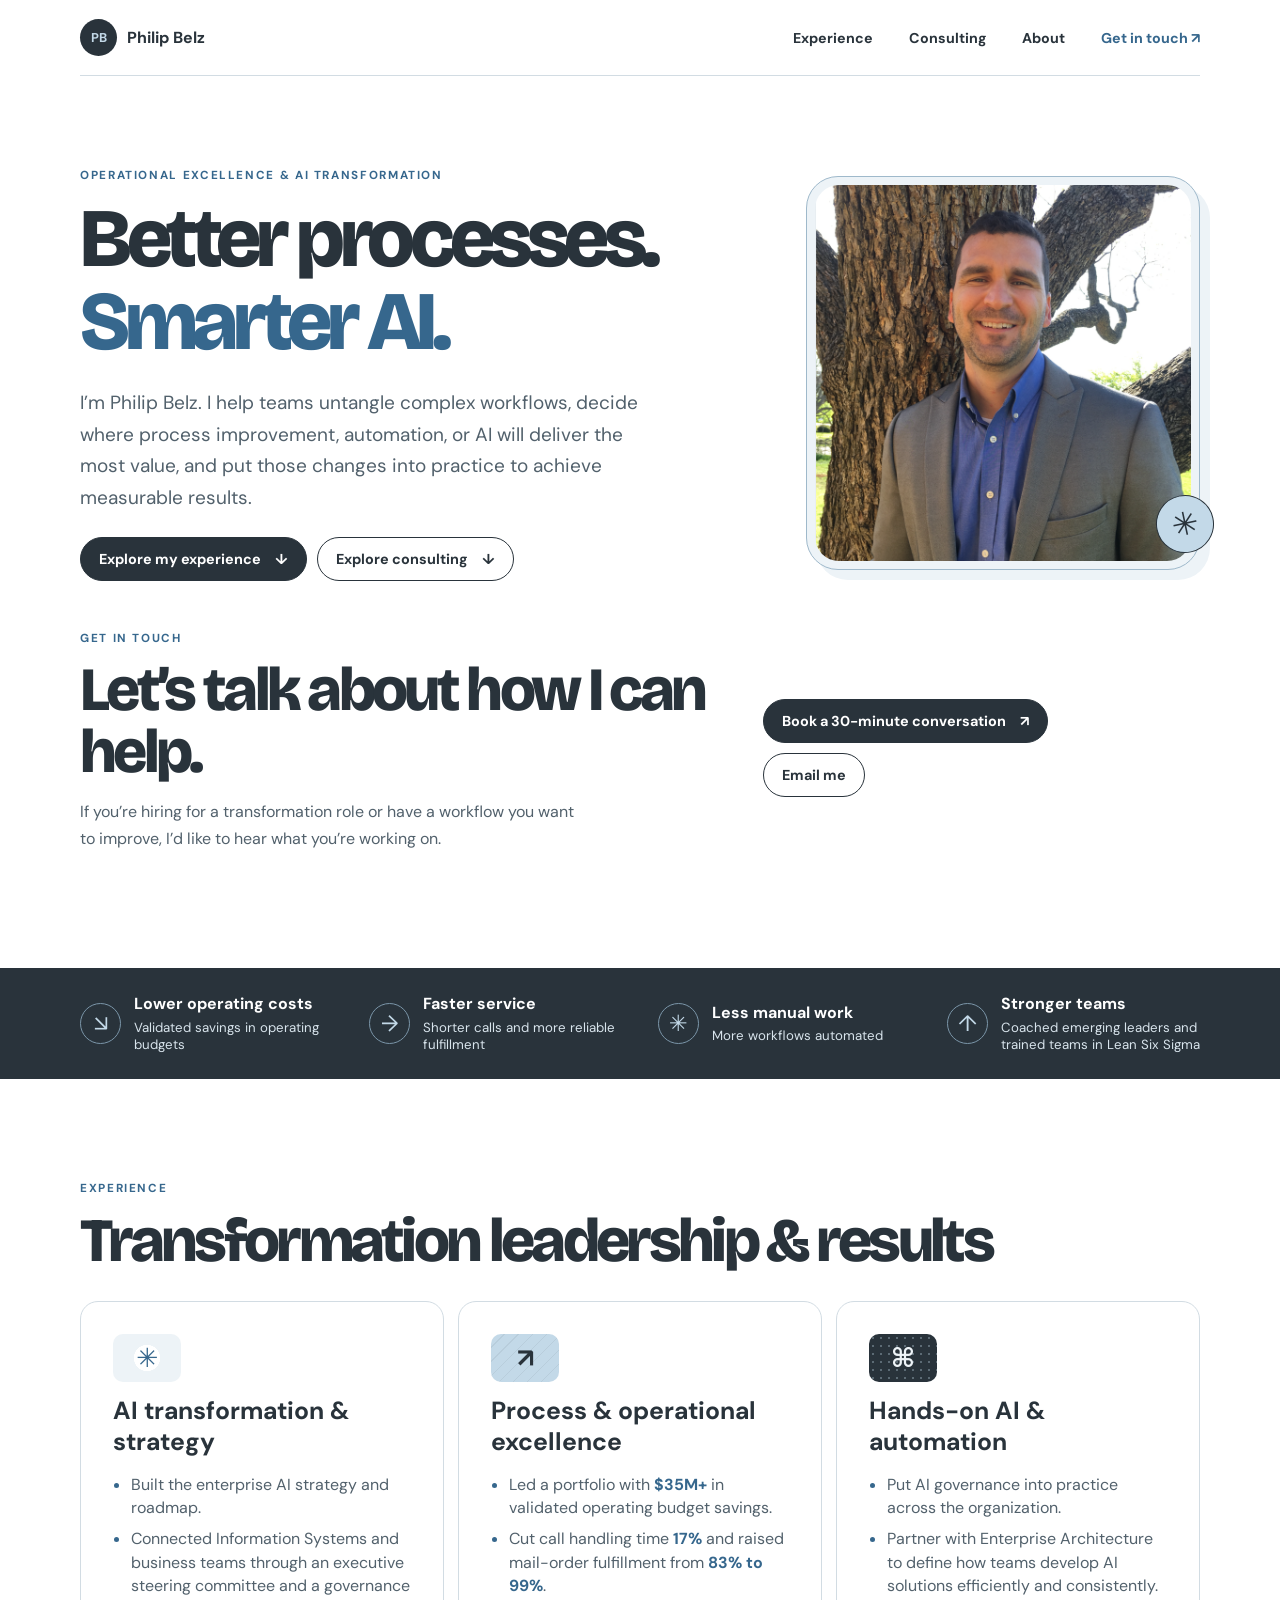
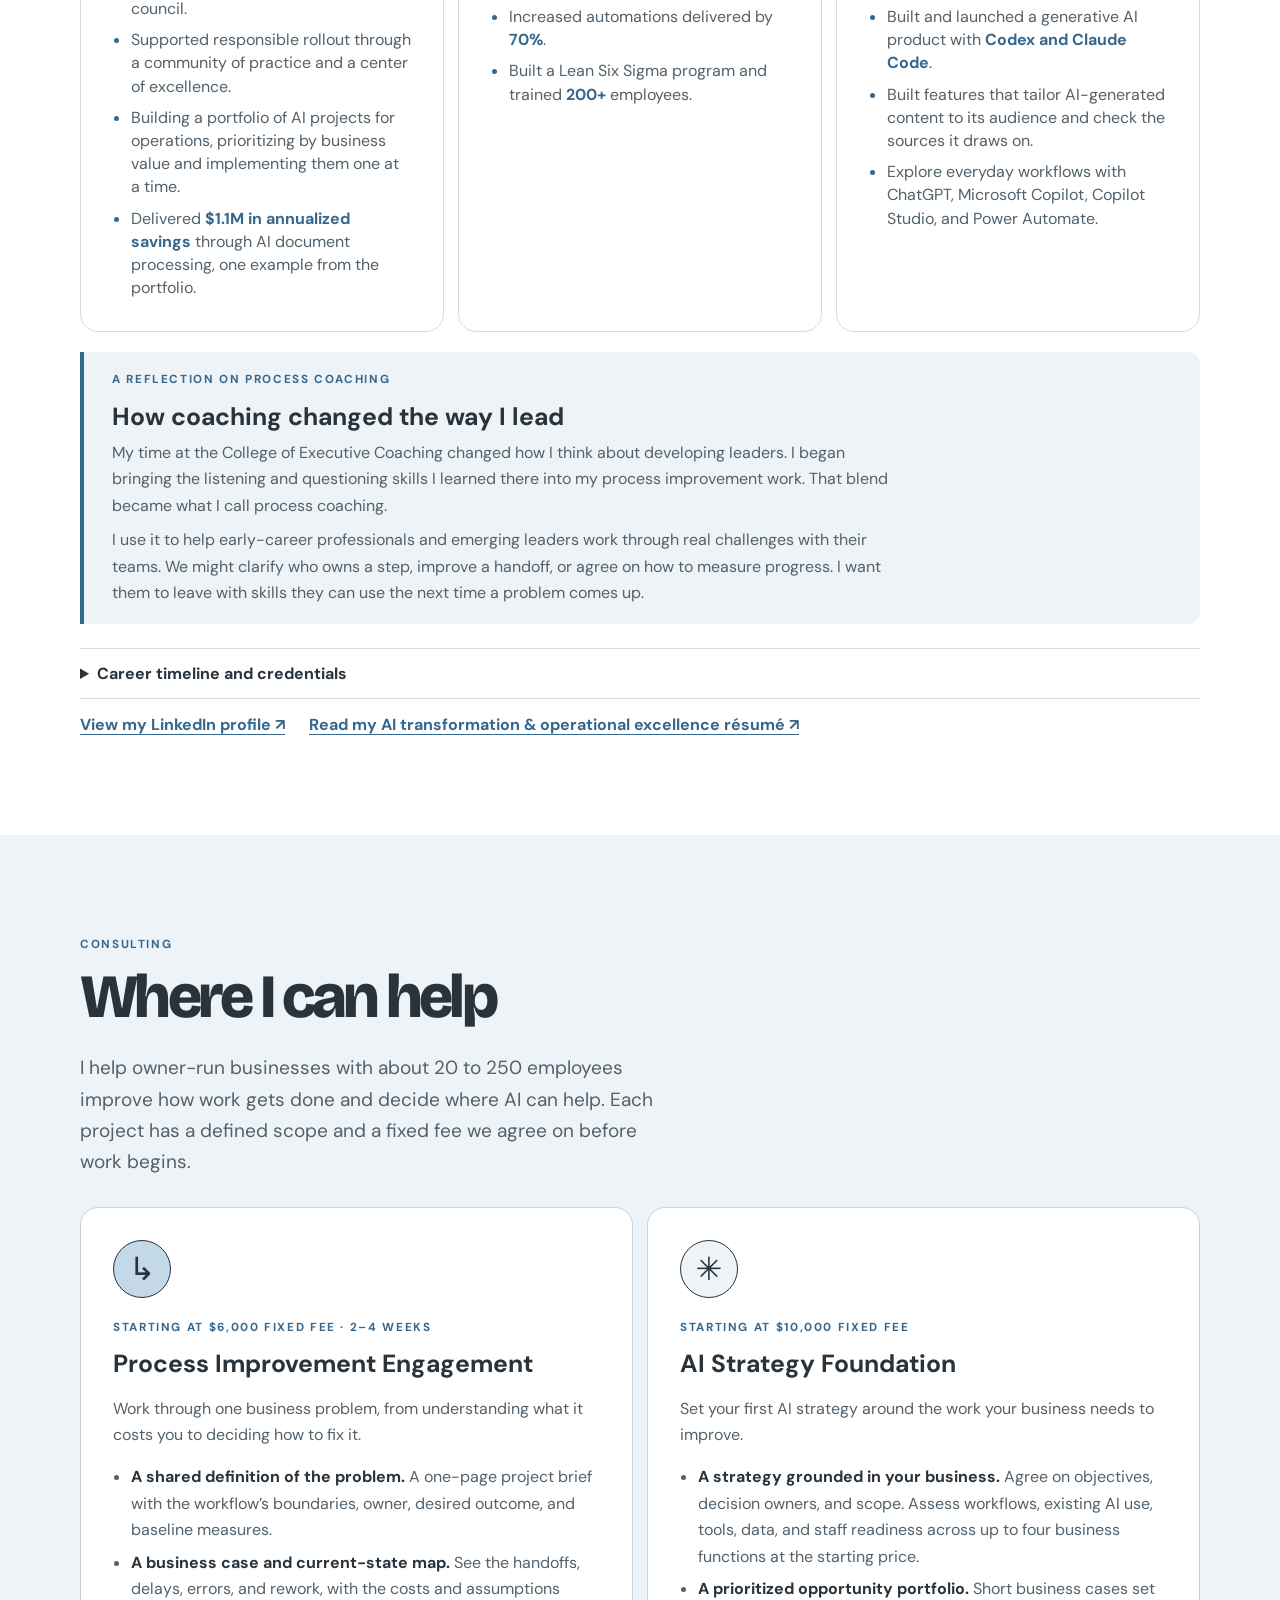
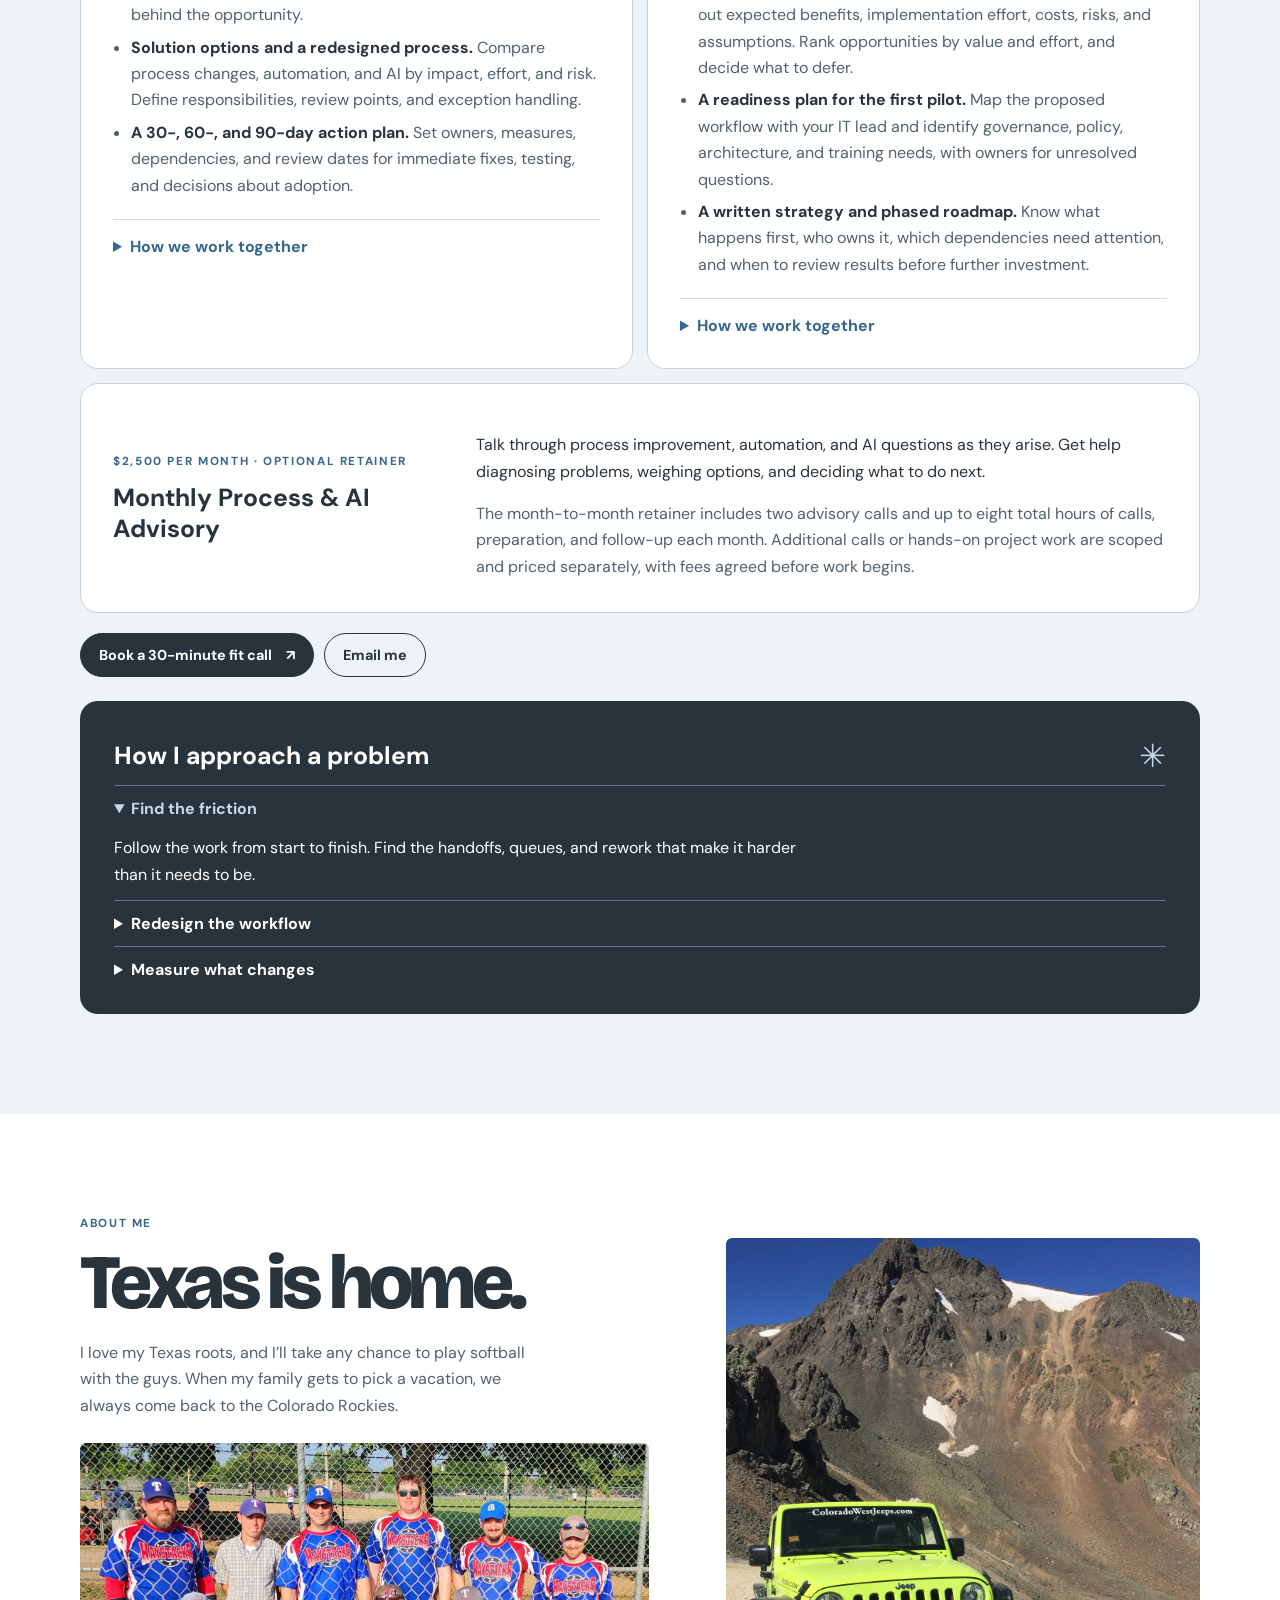
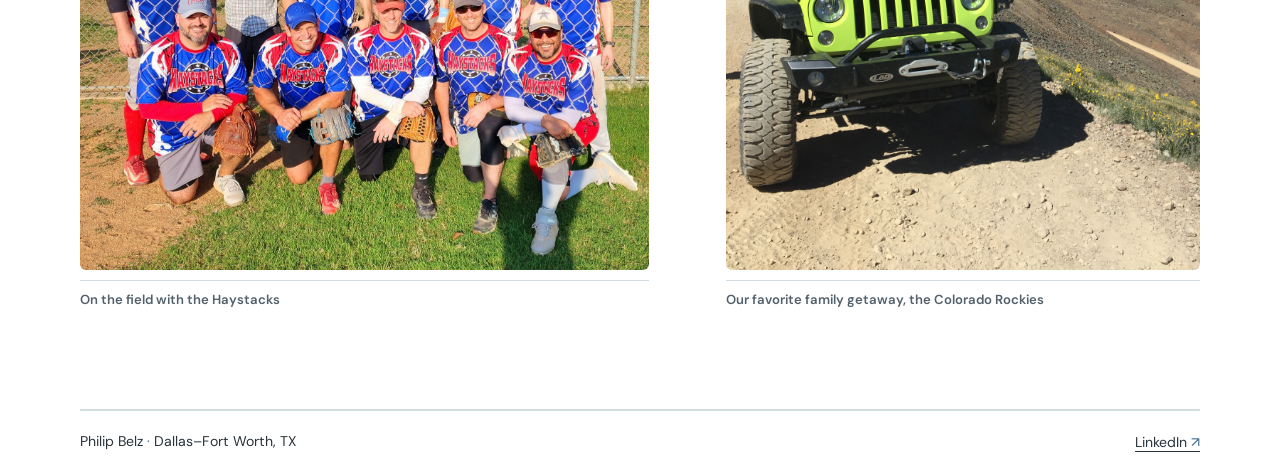
<file: index.html>
<!doctype html>
<html lang="en">
<head>
  <meta charset="utf-8">
  <meta name="viewport" content="width=device-width, initial-scale=1">
  <meta name="description" content="Philip Belz is a Dallas–Fort Worth operational excellence and AI transformation leader. Explore his experience and consulting in process improvement and AI strategy.">
  <meta name="theme-color" content="#ffffff">
  <title>Philip Belz | Operational Excellence & AI Transformation</title>
  <link rel="stylesheet" href="styles.css">
</head>
<body>
  <a class="skip" href="#main">Skip to content</a>
  <header class="wrap header">
    <a class="identity" href="#main"><span aria-hidden="true">PB</span> Philip Belz</a>
    <nav aria-label="Main navigation">
      <a href="#experience">Experience</a>
      <a href="#consulting">Consulting</a>
      <a href="#about">About</a>
      <a class="nav-contact" href="#contact">Get in touch <span aria-hidden="true">↗</span></a>
    </nav>
  </header>
  <main id="main">
    <section class="wrap hero" aria-labelledby="intro">
      <div>
        <p class="eyebrow">Operational excellence &amp; AI transformation</p>
        <h1 id="intro">Better processes.<br><em>Smarter AI.</em></h1>
        <p class="lede">I’m Philip Belz. I help teams untangle complex workflows, decide where process improvement, automation, or AI will deliver the most value, and put those changes into practice to achieve measurable results.</p>
        <div class="actions">
          <a class="button" href="#experience">Explore my experience <span aria-hidden="true">↓</span></a>
          <a class="button outline" href="#consulting">Explore consulting <span aria-hidden="true">↓</span></a>
        </div>
      </div>
      <figure class="portrait">
        <img src="philip-belz.png" width="800" height="800" alt="Philip Belz">
        <span aria-hidden="true">✳</span>
      </figure>
    </section>

    <section class="wrap section contact" id="contact" aria-labelledby="contact-title">
      <div>
        <p class="eyebrow">Get in touch</p>
        <h2 id="contact-title">Let’s talk about how I can help.</h2>
        <p>If you’re hiring for a transformation role or have a workflow you want to improve, I’d like to hear what you’re working on.</p>
      </div>
      <div class="contact-actions">
        <a class="button" href="https://calendly.com/belzphilip/30min">Book a 30-minute conversation <span aria-hidden="true">↗</span></a>
        <button class="button outline" type="button" id="open-email-inquiry" aria-haspopup="dialog">Email me</button>
        <dialog class="contact-email" id="email-inquiry" aria-labelledby="email-inquiry-title">
          <h3 id="email-inquiry-title">Tell me about your inquiry</h3>
          <p>Write your inquiry here, then open a Gmail draft to review and send it.</p>
          <form id="inquiry-form" class="inquiry-form" action="https://mail.google.com/mail/" method="get" target="_blank" rel="noopener">
            <input type="hidden" name="view" value="cm">
            <input type="hidden" name="fs" value="1">
            <input type="hidden" name="to" value="belzphilip@gmail.com">
            <input type="hidden" name="su" value="Website inquiry">
            <input type="hidden" name="body">
            <label>Your name <input id="inquiry-name" autocomplete="name" maxlength="100" required autofocus></label>
            <label>Your email <input id="inquiry-email" type="email" autocomplete="email" maxlength="254" required></label>
            <label>What would you like to discuss? <textarea id="inquiry-message" rows="5" maxlength="1500" required></textarea></label>
            <div class="actions">
              <button class="button" type="submit">Open Gmail draft <span aria-hidden="true">↗</span></button>
              <button class="button outline" type="button" id="close-email-inquiry">Close</button>
            </div>
          </form>
          <p class="inquiry-address">You can also email <strong>belzphilip@gmail.com</strong> directly.</p>
        </dialog>
      </div>
    </section>

    <section class="proof" aria-label="Operational results">
      <ul class="wrap outcomes">
        <li><span class="outcome-icon" aria-hidden="true">↘</span><div><strong>Lower operating costs</strong><span>Validated savings in operating budgets</span></div></li>
        <li><span class="outcome-icon" aria-hidden="true">→</span><div><strong>Faster service</strong><span>Shorter calls and more reliable fulfillment</span></div></li>
        <li><span class="outcome-icon" aria-hidden="true">✳</span><div><strong>Less manual work</strong><span>More workflows automated</span></div></li>
        <li><span class="outcome-icon" aria-hidden="true">↑</span><div><strong>Stronger teams</strong><span>Coached emerging leaders and trained teams in Lean Six Sigma</span></div></li>
      </ul>
    </section>

    <section class="wrap section" id="experience" aria-labelledby="experience-title">
      <p class="eyebrow">Experience</p>
      <h2 id="experience-title">Transformation leadership &amp; results</h2>
      <div class="experience">
        <article class="story">
          <h3><span class="story-icon" aria-hidden="true">✳</span> AI transformation &amp; strategy</h3>
          <ul>
            <li>Built the enterprise AI strategy and roadmap.</li>
            <li>Connected Information Systems and business teams through an executive steering committee and a governance council.</li>
            <li>Supported responsible rollout through a community of practice and a center of excellence.</li>
            <li>Building a portfolio of AI projects for operations, prioritizing by business value and implementing them one at a time.</li>
            <li>Delivered <strong>$1.1M in annualized savings</strong> through AI document processing, one example from the portfolio.</li>
          </ul>
        </article>
        <article class="story">
          <h3><span class="story-icon" aria-hidden="true">↗</span> Process &amp; operational excellence</h3>
          <ul>
            <li>Led a portfolio with <strong>$35M+</strong> in validated operating budget savings.</li>
            <li>Cut call handling time <strong>17%</strong> and raised mail-order fulfillment from <strong>83% to 99%</strong>.</li>
            <li>Increased automations delivered by <strong>70%</strong>.</li>
            <li>Built a Lean Six Sigma program and trained <strong>200+</strong> employees.</li>
          </ul>
        </article>
        <article class="story">
          <h3><span class="story-icon" aria-hidden="true">⌘</span> Hands-on AI &amp; automation</h3>
          <ul>
            <li>Put AI governance into practice across the organization.</li>
            <li>Partner with Enterprise Architecture to define how teams develop AI solutions efficiently and consistently.</li>
            <li>Built and launched a generative AI product with <strong>Codex and Claude Code</strong>.</li>
            <li>Built features that tailor AI-generated content to its audience and check the sources it draws on.</li>
            <li>Explore everyday workflows with ChatGPT, Microsoft Copilot, Copilot Studio, and Power Automate.</li>
          </ul>
        </article>
      </div>
      <aside class="coaching" aria-labelledby="coaching-title">
        <p class="eyebrow">A reflection on process coaching</p>
        <h3 id="coaching-title">How coaching changed the way I lead</h3>
        <p>My time at the College of Executive Coaching changed how I think about developing leaders. I began bringing the listening and questioning skills I learned there into my process improvement work. That blend became what I call process coaching.</p>
        <p>I use it to help early-career professionals and emerging leaders work through real challenges with their teams. We might clarify who owns a step, improve a handoff, or agree on how to measure progress. I want them to leave with skills they can use the next time a problem comes up.</p>
      </aside>
      <details class="career">
        <summary>Career timeline and credentials</summary>
        <ul>
          <li><strong>Mouser Electronics</strong> · Senior Business Process Analyst, AI Enablement &amp; Process Excellence · 2023–present</li>
          <li><strong>Ministry Week</strong> · Founder · 2026–present</li>
          <li><strong>GM Financial</strong> · Senior Manager, Process Excellence · 2023</li>
          <li><strong>CVS Health</strong> · Executive Director, Process Improvement · 2014–2021</li>
          <li><strong>CVS Health</strong> · Senior Advisor, Process Improvement · 2008–2014</li>
          <li><strong>Pattonair USA</strong> · Operations &amp; Business Improvement Manager · 2004–2008</li>
          <li><strong>Pattonair USA and Nexcycle</strong> · Accounting Manager · 2000–2004</li>
        </ul>
        <p>MBA and BBA, University of Texas at Arlington. Lean Six Sigma Black Belt, TMAC / The George Group.</p>
      </details>
      <a class="text-link" href="https://www.linkedin.com/in/philip-belz-21731825a/">View my LinkedIn profile <span aria-hidden="true">↗</span></a>
      <a class="text-link" href="resume.html">Read my AI transformation &amp; operational excellence résumé <span aria-hidden="true">↗</span></a>
    </section>

    <section class="services" id="consulting" aria-labelledby="consulting-title">
      <div class="wrap section">
        <p class="eyebrow">Consulting</p>
        <h2 id="consulting-title">Where I can help</h2>
        <p class="lede">I help owner-run businesses with about 20 to 250 employees improve how work gets done and decide where AI can help. Each project has a defined scope and a fixed fee we agree on before work begins.</p>
        <div class="service-grid">
          <article class="service">
            <span class="symbol process" aria-hidden="true">↳</span>
            <p class="eyebrow">Starting at $6,000 fixed fee · 2–4 weeks</p>
            <h3>Process Improvement Engagement</h3>
            <p>Work through one business problem, from understanding what it costs you to deciding how to fix it.</p>
            <ul>
              <li><strong>A shared definition of the problem.</strong> A one-page project brief with the workflow’s boundaries, owner, desired outcome, and baseline measures.</li>
              <li><strong>A business case and current-state map.</strong> See the handoffs, delays, errors, and rework, with the costs and assumptions behind the opportunity.</li>
              <li><strong>Solution options and a redesigned process.</strong> Compare process changes, automation, and AI by impact, effort, and risk. Define responsibilities, review points, and exception handling.</li>
              <li><strong>A 30-, 60-, and 90-day action plan.</strong> Set owners, measures, dependencies, and review dates for immediate fixes, testing, and decisions about adoption.</li>
            </ul>
            <details class="engagement-method">
              <summary>How we work together</summary>
              <p>We begin with a kickoff and short staff interviews using real examples. In a working session, we walk a typical case and an exception through the proposed redesign. You receive the maps, business case, and action plan in editable form, followed by a readout to confirm decisions and next steps.</p>
              <p>The starting scope covers one workflow. We confirm the fixed fee and schedule before beginning, based on the teams, handoffs, and evidence involved.</p>
            </details>
          </article>
          <article class="service">
            <span class="symbol strategy" aria-hidden="true">✳</span>
            <p class="eyebrow">Starting at $10,000 fixed fee</p>
            <h3>AI Strategy Foundation</h3>
            <p>Set your first AI strategy around the work your business needs to improve.</p>
            <ul>
              <li><strong>A strategy grounded in your business.</strong> Agree on objectives, decision owners, and scope. Assess workflows, existing AI use, tools, data, and staff readiness across up to four business functions at the starting price.</li>
              <li><strong>A prioritized opportunity portfolio.</strong> Short business cases set out expected benefits, implementation effort, costs, risks, and assumptions. Rank opportunities by value and effort, and decide what to defer.</li>
              <li><strong>A readiness plan for the first pilot.</strong> Map the proposed workflow with your IT lead and identify governance, policy, architecture, and training needs, with owners for unresolved questions.</li>
              <li><strong>A written strategy and phased roadmap.</strong> Know what happens first, who owns it, which dependencies need attention, and when to review results before further investment.</li>
            </ul>
            <details class="engagement-method">
              <summary>How we work together</summary>
              <p>We start with a leadership kickoff and interviews across the agreed functions. A prioritization session brings business owners together to select the first opportunity. A technical walkthrough with your IT lead explores data flow, permissions, human review, and fallback needs.</p>
              <p>You receive the written strategy, ranked portfolio, and roadmap before a closeout session to confirm decisions and owners. We agree on the interview count and schedule during scoping.</p>
            </details>
          </article>
        </div>
        <aside class="advisory" aria-labelledby="advisory-title">
          <div>
            <p class="eyebrow">$2,500 per month · Optional retainer</p>
            <h3 id="advisory-title">Monthly Process &amp; AI Advisory</h3>
          </div>
          <div>
            <p>Talk through process improvement, automation, and AI questions as they arise. Get help diagnosing problems, weighing options, and deciding what to do next.</p>
            <p>The month-to-month retainer includes two advisory calls and up to eight total hours of calls, preparation, and follow-up each month. Additional calls or hands-on project work are scoped and priced separately, with fees agreed before work begins.</p>
          </div>
        </aside>
        <div class="actions package-contact">
          <a class="button" href="https://calendly.com/belzphilip/30min">Book a 30-minute fit call <span aria-hidden="true">↗</span></a>
          <a class="button outline" href="#contact">Email me</a>
        </div>
        <div class="field" aria-labelledby="method">
          <div class="field-head"><h3 id="method">How I approach a problem</h3><span aria-hidden="true">✳</span></div>
          <details name="method" open><summary>Find the friction</summary><p>Follow the work from start to finish. Find the handoffs, queues, and rework that make it harder than it needs to be.</p></details>
          <details name="method"><summary>Redesign the workflow</summary><p>Clarify ownership, simplify the steps, and decide where automation or AI can make a meaningful difference.</p></details>
          <details name="method"><summary>Measure what changes</summary><p>Set a baseline, test with the people doing the work, and track whether the change delivers the expected benefit.</p></details>
        </div>
      </div>
    </section>

    <section class="wrap section about" id="about" aria-labelledby="about-title">
      <div class="about-intro">
        <p class="eyebrow">About me</p>
        <h2 id="about-title">Texas is home.</h2>
        <p>I love my Texas roots, and I’ll take any chance to play softball with the guys. When my family gets to pick a vacation, we always come back to the Colorado Rockies.</p>
      </div>
      <div class="about-gallery">
        <figure>
          <img src="softball.jpg" alt="The Haystacks softball team posing together at the ballfield" loading="lazy" decoding="async">
          <figcaption>On the field with the Haystacks</figcaption>
        </figure>
        <figure>
          <img src="colorado.jpg" alt="A lime green Jeep on a dirt road beneath a rocky Colorado peak" loading="lazy" decoding="async">
          <figcaption>Our favorite family getaway, the Colorado Rockies</figcaption>
        </figure>
      </div>
    </section>

  </main>
  <footer class="wrap footer">
    <p>Philip Belz <span>·</span> Dallas–Fort Worth, TX</p>
    <a href="https://www.linkedin.com/in/philip-belz-21731825a/">LinkedIn <span aria-hidden="true">↗</span></a>
  </footer>
  <script>
    const emailInquiry = document.getElementById('email-inquiry');
    document.getElementById('open-email-inquiry').addEventListener('click', () => emailInquiry.showModal());
    document.getElementById('close-email-inquiry').addEventListener('click', () => emailInquiry.close());
    const inquiryForm = document.getElementById('inquiry-form');
    inquiryForm.addEventListener('submit', () => {
      const name = document.getElementById('inquiry-name').value.trim();
      const email = document.getElementById('inquiry-email').value.trim();
      const message = document.getElementById('inquiry-message').value.trim();
      inquiryForm.elements.namedItem('body').value = 'Name: ' + name + '\nEmail: ' + email + '\n\n' + message;
    });
  </script>
</body>
</html>
</file>
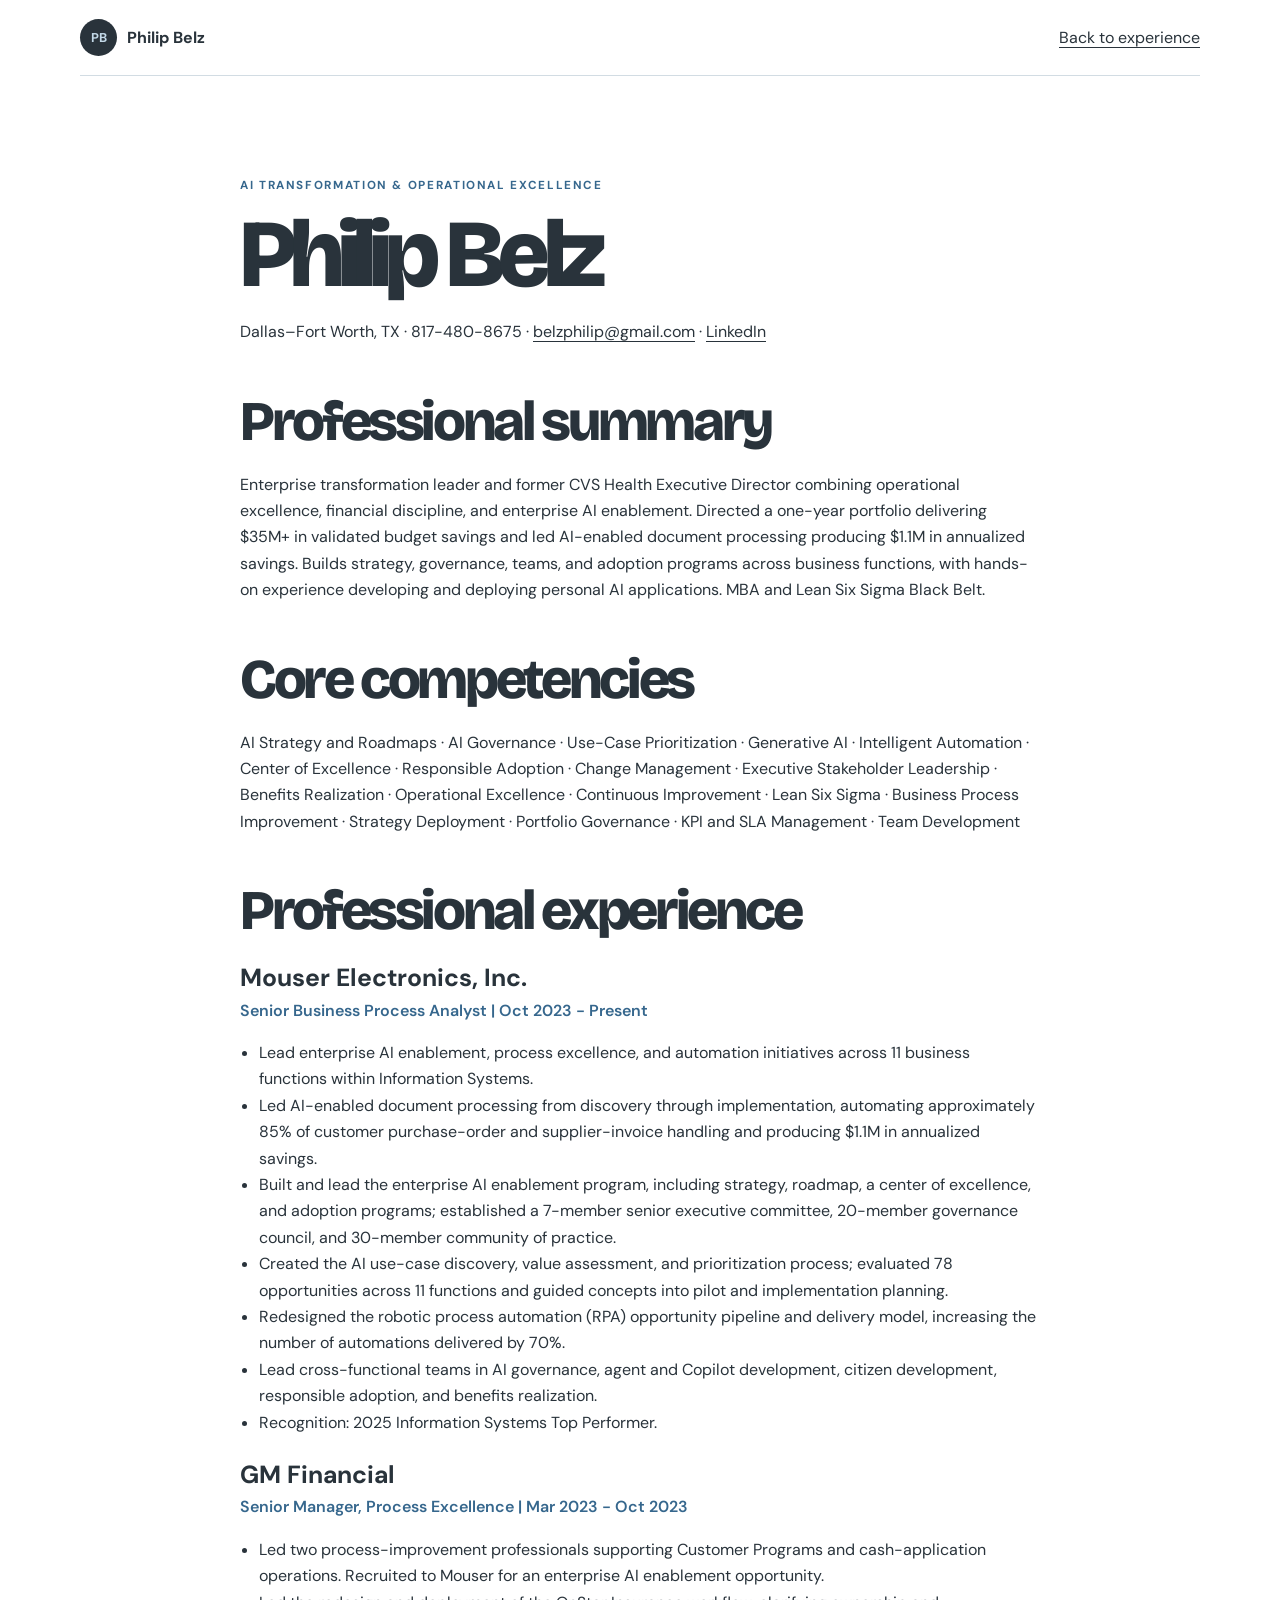
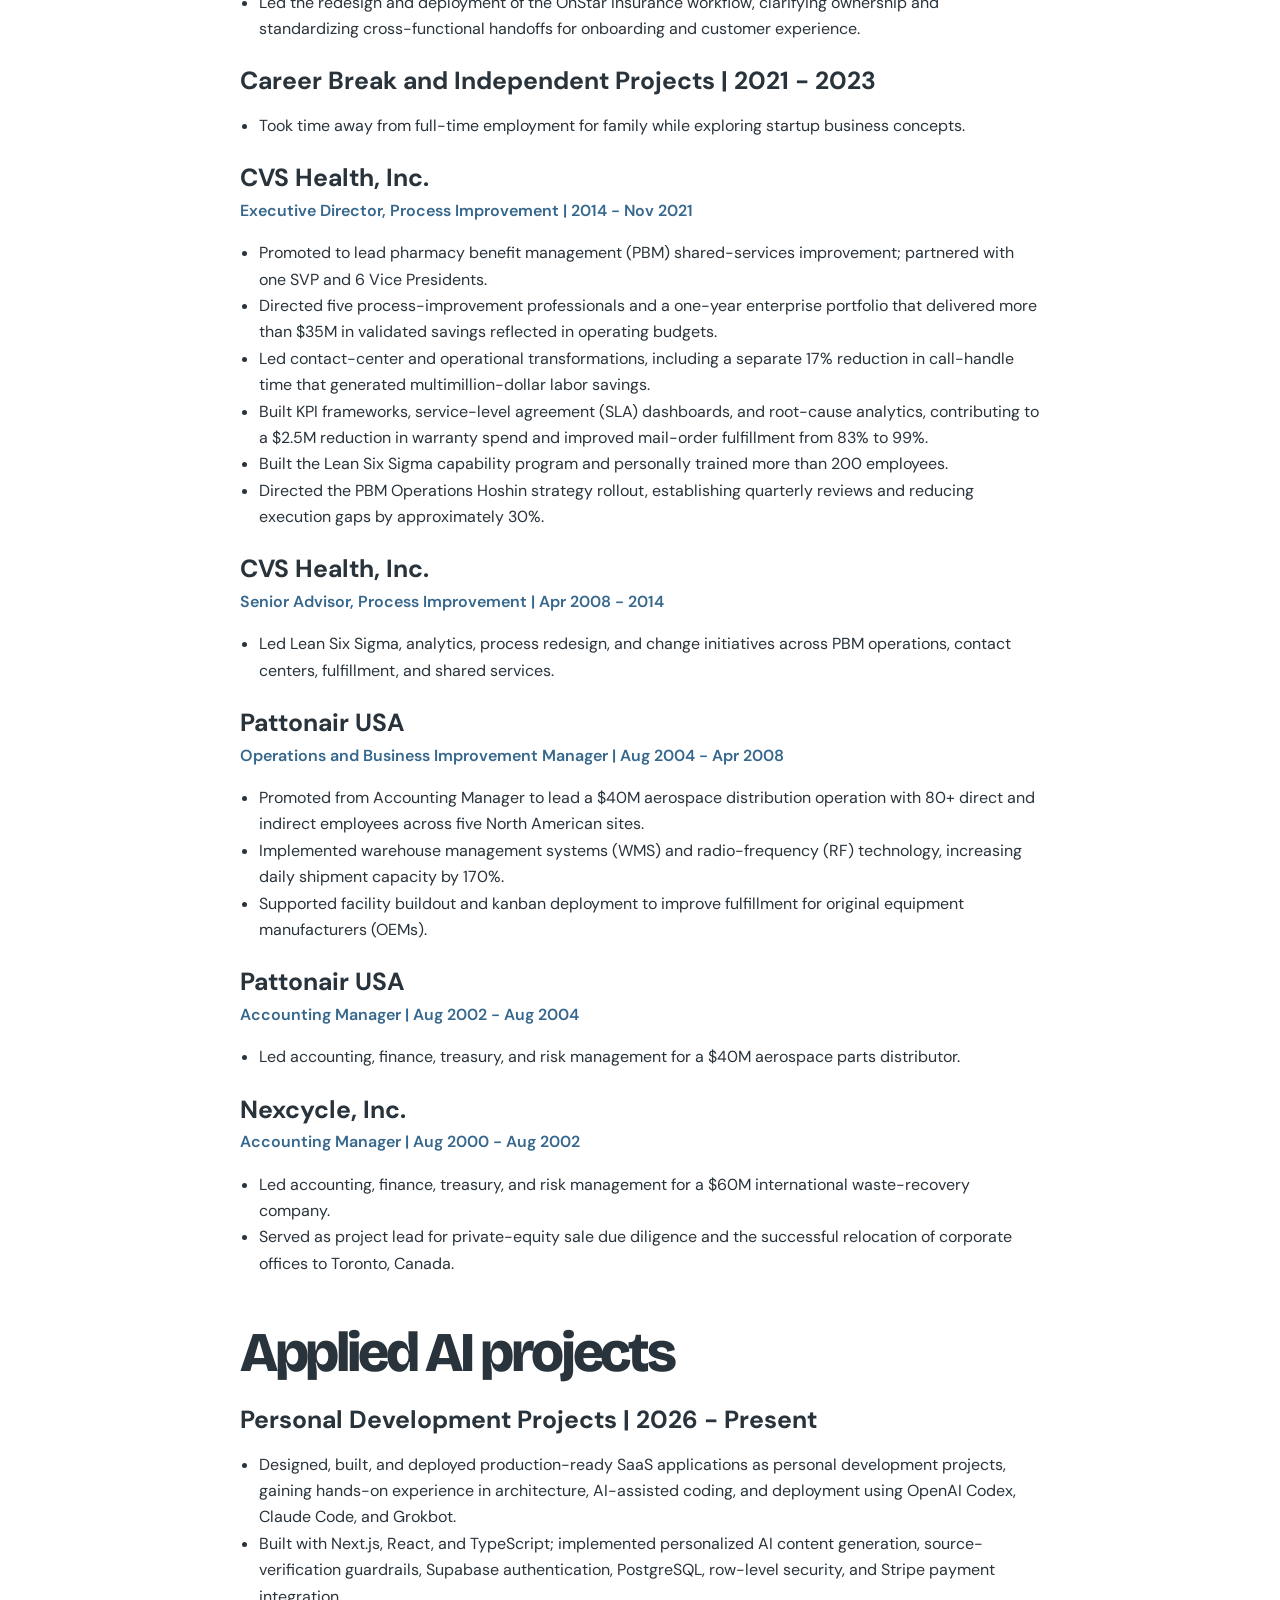
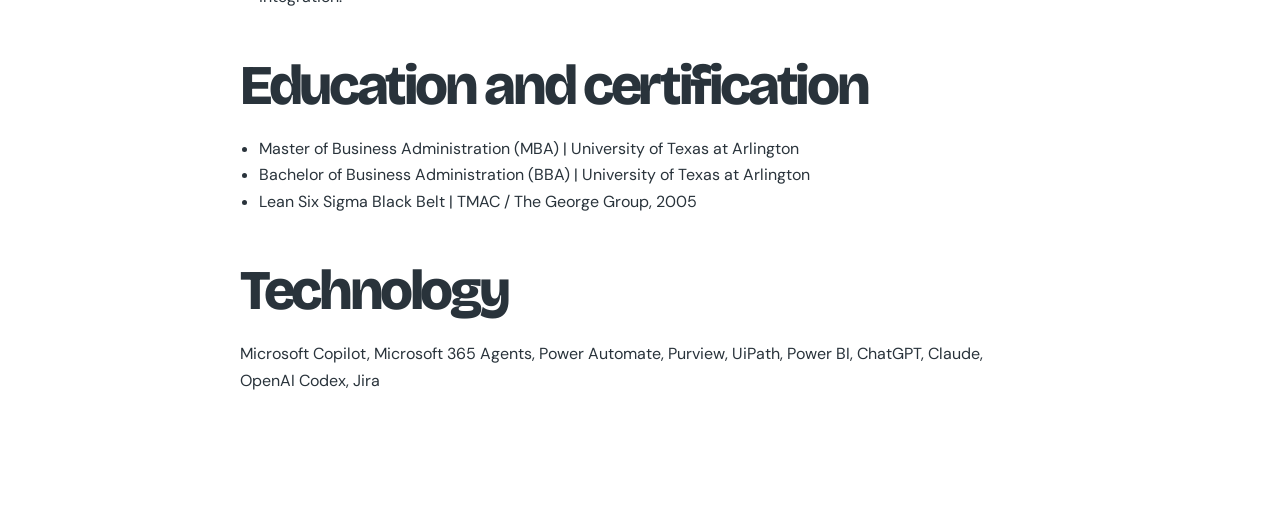
<file: resume.html>
<!doctype html>
<html lang="en">
<head>
  <meta charset="utf-8">
  <meta name="viewport" content="width=device-width, initial-scale=1">
  <meta name="description" content="Philip Belz — AI transformation, enterprise enablement, operational excellence, and business transformation experience.">
  <title>AI Transformation &amp; Operational Excellence Résumé | Philip Belz</title>
  <link rel="stylesheet" href="styles.css">
</head>
<body>
  <a class="skip" href="#main">Skip to content</a>
  <header class="wrap header"><a class="identity" href="index.html"><span aria-hidden="true">PB</span> Philip Belz</a><a href="index.html#experience">Back to experience</a></header>
  <main class="wrap section resume" id="main">
    <p class="eyebrow">AI transformation &amp; operational excellence</p>
    <h1>Philip Belz</h1>
    <p>Dallas–Fort Worth, TX · 817-480-8675 · <a href="mailto:belzphilip@gmail.com">belzphilip@gmail.com</a> · <a href="https://www.linkedin.com/in/philip-belz-21731825a/">LinkedIn</a></p>
    <h2>Professional summary</h2>
    <p>Enterprise transformation leader and former CVS Health Executive Director combining operational excellence, financial discipline, and enterprise AI enablement. Directed a one-year portfolio delivering $35M+ in validated budget savings and led AI-enabled document processing producing $1.1M in annualized savings. Builds strategy, governance, teams, and adoption programs across business functions, with hands-on experience developing and deploying personal AI applications. MBA and Lean Six Sigma Black Belt.</p>
    <h2>Core competencies</h2>
    <p>AI Strategy and Roadmaps &#183; AI Governance &#183; Use-Case Prioritization &#183; Generative AI &#183; Intelligent Automation &#183; Center of Excellence &#183; Responsible Adoption &#183; Change Management &#183; Executive Stakeholder Leadership &#183; Benefits Realization &#183; Operational Excellence &#183; Continuous Improvement &#183; Lean Six Sigma &#183; Business Process Improvement &#183; Strategy Deployment &#183; Portfolio Governance &#183; KPI and SLA Management &#183; Team Development</p>
    <h2>Professional experience</h2>
    <h3>Mouser Electronics, Inc.</h3>
    <p class="role">Senior Business Process Analyst | Oct 2023 - Present</p>
    <ul>
      <li>Lead enterprise AI enablement, process excellence, and automation initiatives across 11 business functions within Information Systems.</li>
      <li>Led AI-enabled document processing from discovery through implementation, automating approximately 85% of customer purchase-order and supplier-invoice handling and producing $1.1M in annualized savings.</li>
      <li>Built and lead the enterprise AI enablement program, including strategy, roadmap, a center of excellence, and adoption programs; established a 7-member senior executive committee, 20-member governance council, and 30-member community of practice.</li>
      <li>Created the AI use-case discovery, value assessment, and prioritization process; evaluated 78 opportunities across 11 functions and guided concepts into pilot and implementation planning.</li>
      <li>Redesigned the robotic process automation (RPA) opportunity pipeline and delivery model, increasing the number of automations delivered by 70%.</li>
      <li>Lead cross-functional teams in AI governance, agent and Copilot development, citizen development, responsible adoption, and benefits realization.</li>
      <li>Recognition: 2025 Information Systems Top Performer.</li>
    </ul>
    <h3>GM Financial</h3>
    <p class="role">Senior Manager, Process Excellence | Mar 2023 - Oct 2023</p>
    <ul>
      <li>Led two process-improvement professionals supporting Customer Programs and cash-application operations. Recruited to Mouser for an enterprise AI enablement opportunity.</li>
      <li>Led the redesign and deployment of the OnStar Insurance workflow, clarifying ownership and standardizing cross-functional handoffs for onboarding and customer experience.</li>
    </ul>
    <h3>Career Break and Independent Projects | 2021 - 2023</h3>
    <ul>
      <li>Took time away from full-time employment for family while exploring startup business concepts.</li>
    </ul>
    <h3>CVS Health, Inc.</h3>
    <p class="role">Executive Director, Process Improvement | 2014 - Nov 2021</p>
    <ul>
      <li>Promoted to lead pharmacy benefit management (PBM) shared-services improvement; partnered with one SVP and 6 Vice Presidents.</li>
      <li>Directed five process-improvement professionals and a one-year enterprise portfolio that delivered more than $35M in validated savings reflected in operating budgets.</li>
      <li>Led contact-center and operational transformations, including a separate 17% reduction in call-handle time that generated multimillion-dollar labor savings.</li>
      <li>Built KPI frameworks, service-level agreement (SLA) dashboards, and root-cause analytics, contributing to a $2.5M reduction in warranty spend and improved mail-order fulfillment from 83% to 99%.</li>
      <li>Built the Lean Six Sigma capability program and personally trained more than 200 employees.</li>
      <li>Directed the PBM Operations Hoshin strategy rollout, establishing quarterly reviews and reducing execution gaps by approximately 30%.</li>
    </ul>
    <h3>CVS Health, Inc.</h3>
    <p class="role">Senior Advisor, Process Improvement | Apr 2008 - 2014</p>
    <ul>
      <li>Led Lean Six Sigma, analytics, process redesign, and change initiatives across PBM operations, contact centers, fulfillment, and shared services.</li>
    </ul>
    <h3>Pattonair USA</h3>
    <p class="role">Operations and Business Improvement Manager | Aug 2004 - Apr 2008</p>
    <ul>
      <li>Promoted from Accounting Manager to lead a $40M aerospace distribution operation with 80+ direct and indirect employees across five North American sites.</li>
      <li>Implemented warehouse management systems (WMS) and radio-frequency (RF) technology, increasing daily shipment capacity by 170%.</li>
      <li>Supported facility buildout and kanban deployment to improve fulfillment for original equipment manufacturers (OEMs).</li>
    </ul>
    <h3>Pattonair USA</h3>
    <p class="role">Accounting Manager | Aug 2002 - Aug 2004</p>
    <ul>
      <li>Led accounting, finance, treasury, and risk management for a $40M aerospace parts distributor.</li>
    </ul>
    <h3>Nexcycle, Inc.</h3>
    <p class="role">Accounting Manager | Aug 2000 - Aug 2002</p>
    <ul>
      <li>Led accounting, finance, treasury, and risk management for a $60M international waste-recovery company.</li>
      <li>Served as project lead for private-equity sale due diligence and the successful relocation of corporate offices to Toronto, Canada.</li>
    </ul>
    <h2>Applied AI projects</h2>
    <h3>Personal Development Projects | 2026 - Present</h3>
    <ul>
      <li>Designed, built, and deployed production-ready SaaS applications as personal development projects, gaining hands-on experience in architecture, AI-assisted coding, and deployment using OpenAI Codex, Claude Code, and Grokbot.</li>
      <li>Built with Next.js, React, and TypeScript; implemented personalized AI content generation, source-verification guardrails, Supabase authentication, PostgreSQL, row-level security, and Stripe payment integration.</li>
    </ul>
    <h2>Education and certification</h2>
    <ul>
      <li>Master of Business Administration (MBA) | University of Texas at Arlington</li>
      <li>Bachelor of Business Administration (BBA) | University of Texas at Arlington</li>
      <li>Lean Six Sigma Black Belt | TMAC / The George Group, 2005</li>
    </ul>
    <h2>Technology</h2>
    <p>Microsoft Copilot, Microsoft 365 Agents, Power Automate, Purview, UiPath, Power BI, ChatGPT, Claude, OpenAI Codex, Jira</p>
  </main>
</body>
</html>
</file>
<file: styles.css>
@import url('https://fonts.googleapis.com/css2?family=Bricolage+Grotesque:opsz,wght@12..96,500..800&family=DM+Sans:wght@400;500;600;700&display=swap');

:root {
  color-scheme: light;
  --paper: #ffffff;
  --ink: #29333b;
  --muted: #52616c;
  --steel-blue: #36678d;
  --blue-tint: #edf3f7;
  --blue-light: #c3d9e8;
  --line: #d2dce3;
  font-family: "DM Sans", system-ui, sans-serif;
  background: var(--paper);
  color: var(--ink);
  scroll-behavior: smooth;
}

* { box-sizing: border-box; }
body, figure, dl, dd { margin: 0; }
p, li { line-height: 1.65; }
a { color: inherit; text-underline-offset: .25em; }
a:focus-visible, summary:focus-visible { outline: 3px solid #4682b4; outline-offset: 5px; }
.wrap { width: min(1120px, calc(100% - 88px)); margin-inline: auto; }
.skip { position: absolute; top: 8px; left: 8px; padding: 12px; background: white; transform: translateY(-150%); z-index: 1; }
.skip:focus { transform: none; }

.header, .footer { display: flex; justify-content: space-between; align-items: center; gap: 16px; padding-block: 19px; }
.header { border-bottom: 1px solid var(--line); }
.identity { display: inline-flex; align-items: center; gap: 10px; font-weight: 700; text-decoration: none; white-space: nowrap; }
.identity span { display: grid; place-items: center; width: 37px; height: 37px; border-radius: 50%; background: var(--ink); color: var(--blue-light); font-size: .8rem; }
nav { display: flex; gap: clamp(10px, 3vw, 36px); align-items: center; font-size: .89rem; font-weight: 700; }
nav a { text-decoration: none; }
nav a:hover, .text-link:hover { text-decoration: underline; }
.nav-contact { color: var(--steel-blue); }

.hero { display: grid; grid-template-columns: 1.65fr 1fr; align-items: center; column-gap: clamp(32px, 6vw, 88px); row-gap: 34px; padding-block: clamp(54px, 7vw, 104px) clamp(24px, 4vw, 48px); }
.eyebrow { margin: 0 0 12px; color: var(--steel-blue); font-size: .73rem; font-weight: 700; text-transform: uppercase; letter-spacing: .14em; }
h1, h2 { margin: 0; font-family: "Bricolage Grotesque", "DM Sans", system-ui, sans-serif; font-weight: 800; line-height: 1; }
h1 { font-size: clamp(3rem, 6.5vw, 6.15rem); letter-spacing: -.065em; }
h1 em { color: var(--steel-blue); font-style: normal; }
h2 { font-size: clamp(2.35rem, 4.8vw, 4.4rem); letter-spacing: -.06em; }
h3 { margin: 0; font-size: clamp(1.15rem, 2vw, 1.55rem); line-height: 1.23; }
.lede { color: var(--muted); max-width: 36rem; margin: 24px 0; font-size: clamp(1rem, 1.7vw, 1.19rem); }
.actions { display: flex; flex-wrap: wrap; gap: 10px; }
.button { display: inline-flex; gap: 14px; align-items: center; justify-content: space-between; border: 1px solid var(--ink); border-radius: 100px; background: var(--ink); color: var(--paper); padding: 12px 18px; text-decoration: none; font-size: .9rem; font-weight: 700; }
.button:hover { background: var(--steel-blue); color: #fff; border-color: var(--steel-blue); }
.outline { background: transparent; color: var(--ink); }
.portrait { position: relative; width: min(100%, 405px); justify-self: center; padding: 8px; border: 1px solid #9fb9cb; border-radius: 32px; background: var(--blue-tint); box-shadow: 10px 10px 0 var(--blue-tint); }
.portrait img { display: block; width: 100%; height: auto; border-radius: 24px; }
.portrait span, .symbol { display: grid; place-items: center; border: 1px solid var(--ink); border-radius: 50%; width: 58px; height: 58px; background: var(--blue-light); font-size: 2rem; }
.portrait span { position: absolute; bottom: 16px; right: -15px; transform: rotate(-12deg); }

.proof { background: var(--ink); color: var(--paper); }
.outcomes { display: grid; grid-template-columns: repeat(4, minmax(0, 1fr)); gap: clamp(16px, 3vw, 36px); padding: 25px 0; margin-block: 0; list-style: none; }
.outcomes li { display: flex; align-items: center; gap: 13px; line-height: 1.35; }
.outcomes strong { display: block; font-size: 1rem; }
.outcomes div span { display: block; margin-top: 4px; color: #d8e4ec; font-size: .83rem; }
.outcome-icon { display: grid; flex: 0 0 41px; height: 41px; place-items: center; border: 1px solid #7b96a9; border-radius: 50%; color: var(--blue-light); font-size: 1.4rem; }

.section { padding-block: clamp(60px, 8vw, 100px); }
.experience, .service-grid { display: grid; gap: 14px; margin-top: 29px; }
.experience { grid-template-columns: repeat(3, 1fr); }
.story, .service { padding: clamp(20px, 3vw, 32px); border-radius: 18px; border: 1px solid var(--line); background: #ffffff; }
.service p, .service li, .contact p:not(.eyebrow) { color: var(--muted); }
.service ul { margin-bottom: 0; }
.story h3 { display: grid; gap: 14px; }
.story-icon {
  display: grid;
  width: 68px;
  height: 48px;
  place-items: center;
  border-radius: 10px;
  background: radial-gradient(circle at center, #ffffff 31%, transparent 32%), var(--blue-tint);
  color: var(--steel-blue);
  font-size: 1.65rem;
}
.story:nth-child(2) .story-icon {
  background: repeating-linear-gradient(135deg, transparent 0 9px, #29333b12 9px 10px), var(--blue-light);
  color: var(--ink);
}
.story:nth-child(3) .story-icon {
  background: radial-gradient(#c3d9e855 1px, transparent 1px) 0 0 / 8px 8px, var(--ink);
  color: var(--blue-tint);
}
.story ul { margin: 16px 0 0; padding-left: 1.1em; color: var(--muted); }
.story li { line-height: 1.45; }
.story li + li { margin-top: 8px; }
.story li::marker, .story strong { color: var(--steel-blue); }
.coaching { margin-top: 20px; padding: 18px clamp(18px, 3vw, 28px); border-left: 4px solid var(--steel-blue); border-radius: 0 12px 12px 0; background: var(--blue-tint); }
.coaching p:not(.eyebrow) { max-width: 72ch; margin: 8px 0 0; color: var(--muted); }
.career { margin: 24px 0 15px; border-block: 1px solid var(--line); padding-block: 14px; }
summary { cursor: pointer; font-weight: 700; }
.text-link { display: inline-block; color: var(--steel-blue); font-weight: 700; }
.text-link + .text-link { margin-inline-start: 20px; }
.services { background: var(--blue-tint); }
.service-grid { grid-template-columns: repeat(2, 1fr); }
.service { border-color: #c4d3de; }
.service .symbol { margin-bottom: 20px; }
.strategy { background: var(--blue-tint); }
.service ul { padding-left: 1.15em; }
.service li + li { margin-top: 6px; }
.service li strong { color: var(--ink); }
.engagement-method { margin-top: 20px; padding-top: 16px; border-top: 1px solid var(--line); }
.engagement-method summary { color: var(--steel-blue); }
.engagement-method p:last-child { margin-bottom: 0; }
.service .eyebrow { color: var(--steel-blue); }
.advisory { display: grid; grid-template-columns: minmax(0, 1fr) minmax(0, 2fr); gap: 18px; align-items: center; margin-top: 14px; padding: clamp(20px, 3vw, 32px); border: 1px solid #c4d3de; border-radius: 18px; background: #ffffff; }
.advisory p:last-child { margin: 0; color: var(--muted); }
.package-contact { margin-top: 20px; }
.field { margin-top: 24px; padding: clamp(19px, 3vw, 34px); border-radius: 18px; background: var(--ink); color: var(--paper); }
.field-head { display: flex; justify-content: space-between; align-items: center; gap: 12px; margin-bottom: 8px; }
.field-head span { color: var(--blue-light); font-size: 2rem; }
.field details { border-top: 1px solid #647783; padding-block: 12px; }
.field details:last-child { padding-bottom: 0; }
.field details[open] summary { color: var(--blue-light); }
.field details p { max-width: 65ch; margin-bottom: 0; }
.about { display: grid; grid-template-columns: 1.2fr 1fr; column-gap: clamp(24px, 6vw, 80px); row-gap: 24px; border-bottom: 1px solid var(--line); }
.about-intro { grid-area: 1 / 1; }
.about-intro h2 { font-size: clamp(2.7rem, 6vw, 5.6rem); }
.about-intro p:last-child { max-width: 43ch; margin: 18px 0 0; color: var(--muted); }
.about-gallery { display: contents; }
.about-gallery figure { min-width: 0; }
.about-gallery figure:first-child { grid-area: 2 / 1; align-self: end; }
.about-gallery figure:last-child { grid-area: 1 / 2 / 3; align-self: end; }
.about-gallery img { display: block; width: 100%; object-fit: cover; border-radius: 6px; }
.about-gallery figure:first-child img { aspect-ratio: 4 / 3; }
.about-gallery figure:last-child img { aspect-ratio: 3 / 4; }
.about-gallery figcaption { margin-top: 10px; padding-top: 10px; border-top: 1px solid var(--line); color: var(--muted); font-size: .82rem; font-weight: 600; line-height: 1.4; }
.contact { display: grid; grid-template-columns: 1.5fr 1fr; gap: 28px; align-items: center; }
.hero + .contact { padding-block-start: 0; }
.contact p { max-width: 46ch; }
.contact-actions { display: grid; gap: 10px; justify-items: start; }
.contact-actions button { font-family: inherit; cursor: pointer; }
.contact-actions button:focus-visible { outline: 3px solid #4682b4; outline-offset: 5px; }
.contact-email { width: min(440px, calc(100% - 32px)); padding: clamp(18px, 5vw, 28px); border: 1px solid var(--line); border-radius: 18px; color: var(--ink); background: var(--paper); }
.contact-email::backdrop { background: #29333bb3; }
.contact-email p { margin: 12px 0 20px; overflow-wrap: anywhere; }
.inquiry-form { display: grid; gap: 12px; }
.inquiry-form label { display: grid; gap: 5px; font-size: .9rem; font-weight: 700; }
.inquiry-form input, .inquiry-form textarea { width: 100%; padding: 9px 11px; border: 1px solid #829aaa; border-radius: 8px; background: white; color: var(--ink); font: inherit; font-weight: 400; }
.inquiry-form textarea { resize: vertical; }
.contact-email .inquiry-address { margin: 16px 0 0; font-size: .85rem; }
.footer { border-top: 1px solid var(--line); font-size: .88rem; }
.footer p { margin: 0; }
.footer span { color: var(--steel-blue); }

.resume { max-width: 800px; }
.resume h1 { font-size: clamp(3rem, 8vw, 6rem); }
.resume h2 { font-size: clamp(2.2rem, 5vw, 3.5rem); margin: 48px 0 22px; }
.resume h3 { margin-top: 24px; }
.resume ul { padding-left: 1.2em; }
.resume .role { margin: 4px 0; color: var(--steel-blue); font-weight: 600; }

@media (max-width: 750px) {
  .outcomes { grid-template-columns: repeat(2, minmax(0, 1fr)); }
  .wrap { width: calc(100% - 36px); }
  .hero, .contact { grid-template-columns: 1fr; }
  .portrait { justify-self: start; width: min(90%, 335px); }
  .experience { grid-template-columns: 1fr; }
}
@media (max-width: 640px) {
  .about { display: block; }
  .about-gallery { display: grid; grid-template-columns: 1fr 1fr; gap: 14px; margin-top: 24px; }
  .about-gallery figure:first-child, .about-gallery figure:last-child { grid-area: auto; align-self: start; }
  .about-gallery figure:last-child { margin-top: 24px; }
}
@media (max-width: 500px) {
  .outcomes { grid-template-columns: 1fr; gap: 16px; }
  nav { flex-wrap: wrap; justify-content: flex-end; font-size: .78rem; }
  .nav-contact { display: none; }
  .service-grid { grid-template-columns: 1fr; }
  .advisory { grid-template-columns: 1fr; }
}
@media (prefers-reduced-motion: reduce) {
  :root { scroll-behavior: auto; }
}
@media print {
  :root { background: white; }
  .header, .footer, .skip { display: none; }
  .resume { padding: 0; width: 100%; }
  .resume h2, .resume h3 { break-after: avoid; }
}
</file>
